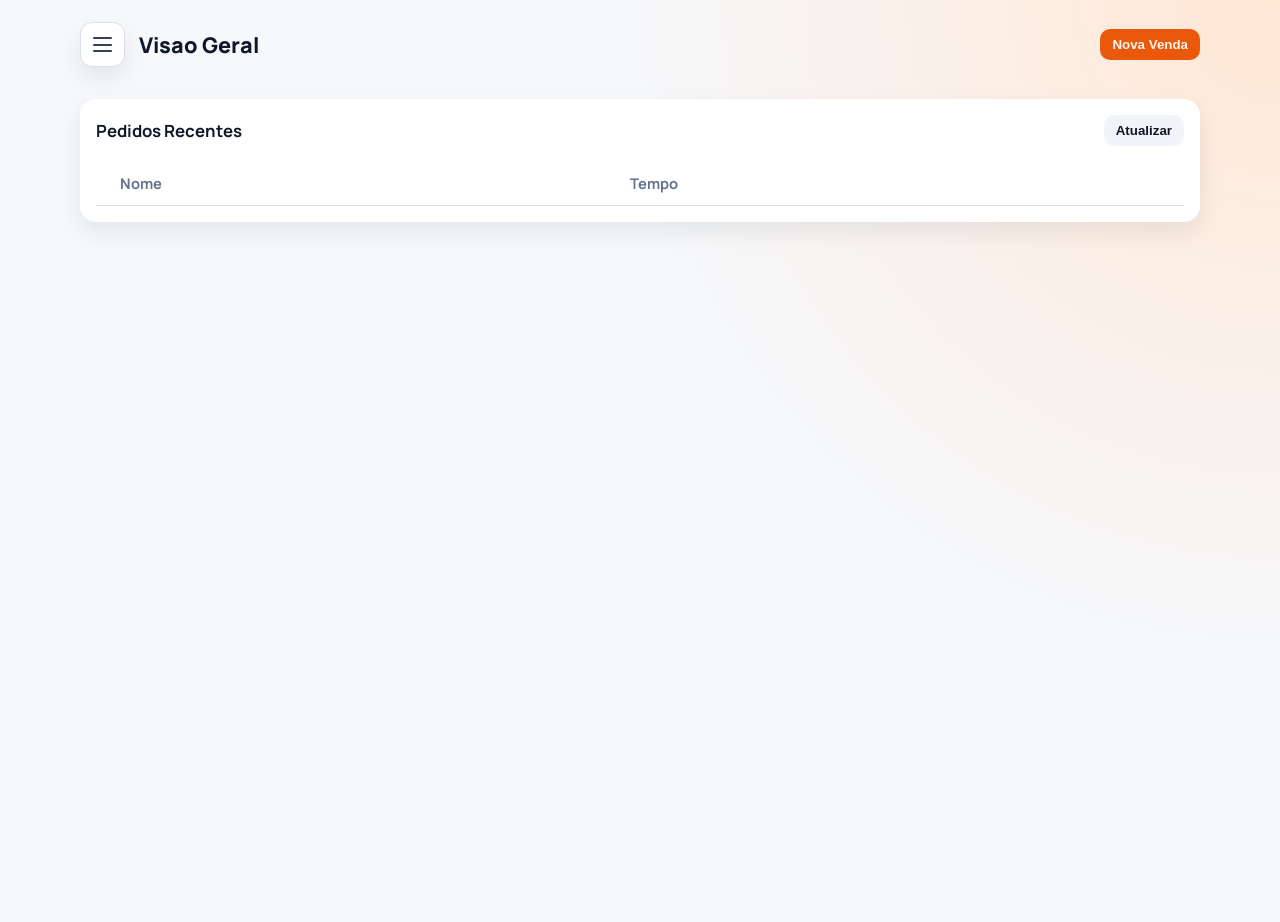
<file: htdocs/index.html>
﻿<!doctype html>
<html lang="pt-BR">
<head>
  <meta charset="UTF-8" />
  <meta name="viewport" content="width=device-width, initial-scale=1.0" />
  <title>Dashboard Administrativo</title>
  <script>
    (function () {
      var theme = "light";
      try {
        var storedTheme = window.localStorage.getItem("dashboard_theme");
        if (storedTheme === "dark" || storedTheme === "light") {
          theme = storedTheme;
        } else if (window.matchMedia && window.matchMedia("(prefers-color-scheme: dark)").matches) {
          theme = "dark";
        }
      } catch (error) {
        theme = "light";
      }
      document.documentElement.setAttribute("data-theme", theme);
    })();
  </script>
  <link rel="preconnect" href="https://fonts.googleapis.com">
  <link rel="preconnect" href="https://fonts.gstatic.com" crossorigin>
  <link href="https://fonts.googleapis.com/css2?family=Manrope:wght@400;500;600;700;800&display=swap" rel="stylesheet">
  <link rel="stylesheet" href="./assets/css/main.css" />
</head>
<body>
  <div class="app" id="app">
    <aside class="sidebar" id="sidebar" aria-label="Menu lateral">
      <div class="sidebar__header">
        <div class="sidebar__title-row">
          <button class="sidebar__home" id="sidebarHomeBtn" type="button">Home</button>
        </div>
        <button
          class="theme-toggle"
          id="themeToggleBtn"
          type="button"
          role="switch"
          aria-pressed="false"
          aria-checked="false"
        >
          <span class="theme-toggle__track" aria-hidden="true">
            <span class="theme-toggle__glyph"></span>
            <span class="theme-toggle__thumb"></span>
          </span>
        </button>
      </div>
      <nav class="sidebar__nav">
        <button class="nav-link" data-route="sales" type="button">Vendas</button>
        <button class="nav-link" data-route="products" type="button">Produtos</button>
        <button class="nav-link" data-route="clients" type="button">Clientes</button>
        <button class="nav-link" data-route="finance" type="button">Financeiro</button>
        <button class="nav-link" data-route="sales-history" type="button">Historico de Vendas</button>
      </nav>
    </aside>

    <div class="overlay" id="overlay"></div>

    <main class="main-content">
      <header class="topbar">
        <div class="topbar__left">
          <button class="menu-btn" id="menuBtn" aria-label="Abrir menu">
            <span></span>
            <span></span>
            <span></span>
          </button>
          <h1 class="topbar__title">Visao Geral</h1>
        </div>
        <div class="topbar__actions">
          <button class="btn-primary btn-topbar" id="newSaleBtn" type="button">Nova Venda</button>
        </div>
        <div class="topbar__logout">
          <button class="btn-refresh btn-topbar btn-logout" id="logoutBtn" type="button" style="display: none;">Sair</button>
        </div>
      </header>

      <section class="view view--active" data-view="dashboard">
        <section class="kpi-grid" id="kpiGrid" aria-label="Indicadores principais"></section>

        <section class="orders-section" aria-label="Pedidos recentes">
          <div class="section-head">
            <h2>Pedidos Recentes</h2>
            <button class="btn-refresh" id="refreshOrders" type="button">Atualizar</button>
          </div>
          <div class="orders-table-wrap">
            <table class="orders-table">
              <thead>
                <tr>
                  <th class="orders-table__status-col" aria-label="Status"></th>
                  <th>Nome</th>
                  <th>Tempo</th>
                </tr>
              </thead>
              <tbody id="ordersTableBody"></tbody>
            </table>
          </div>
        </section>
      </section>

      <section class="view" data-view="products" aria-label="Tela de produtos">
        <section class="products-section">
          <div class="section-head section-head--products">
            <h2>Produtos</h2>
            <button class="btn-primary" id="registerProductBtn" type="button">Cadastro Produto</button>
          </div>

          <form class="filters-form" id="productFiltersForm" autocomplete="off">
            <label class="filter-group">
              <span>Buscar produto</span>
              <input id="searchInput" name="search" type="search" placeholder="Digite o nome do produto" />
            </label>

            <label class="filter-group">
              <span>Estoque</span>
              <select id="stockFilter" name="stock">
                <option value="all">Todos</option>
                <option value="in">Com estoque</option>
                <option value="out">Sem estoque</option>
              </select>
            </label>

            <label class="filter-group">
              <span>Status</span>
              <select id="statusFilter" name="status">
                <option value="all">Todos</option>
                <option value="active">Ativo</option>
                <option value="inactive">Inativo</option>
              </select>
            </label>
          </form>

          <div class="products-list" id="productsList"></div>
          <p class="empty-state" id="productsEmptyState" hidden>Nenhum produto encontrado.</p>
        </section>
      </section>

      <section class="view" data-view="clients" aria-label="Tela de clientes">
        <section class="clients-section">
          <div class="section-head">
            <h2>Clientes</h2>
            <button class="btn-primary" id="registerClientBtn" type="button">Cadastrar Cliente</button>
          </div>

          <form class="filters-form" id="clientFiltersForm" autocomplete="off">
            <label class="filter-group">
              <span>Nome</span>
              <select id="clientNameFilter" name="clientId">
                <option value="">Todos os clientes</option>
              </select>
            </label>

            <label class="filter-group">
              <span>Telefone</span>
              <input id="clientPhoneFilter" name="phone" type="search" placeholder="Filtrar por telefone" />
            </label>

            <label class="filter-group">
              <span>Status</span>
              <select id="clientStatusFilter" name="status">
                <option value="all">Todos</option>
                <option value="active">Ativo</option>
                <option value="inactive">Inativo</option>
              </select>
            </label>
          </form>

          <div class="clients-list" id="clientsList"></div>
          <p class="empty-state" id="clientsEmptyState" hidden>Nenhum cliente encontrado.</p>
        </section>
      </section>

      <section class="view" data-view="sales" aria-label="Tela de vendas">
        <section class="sales-section">
          <div class="section-head">
            <h2>Vendas</h2>
          </div>

          <form class="filters-form filters-form--sales-range" id="salesManageFiltersForm" autocomplete="off">
            <label class="filter-group">
              <span>Nome do cliente</span>
              <select id="salesManageClientFilter" name="clientId">
                <option value="">Todos os clientes</option>
              </select>
            </label>

            <div class="filter-group filter-group--date-range">
              <span>Periodo da venda</span>
              <div class="date-range-picker">
                <label class="date-range-picker__field" for="salesManageStartDateFilter">
                  <span>Inicio</span>
                  <input id="salesManageStartDateFilter" name="startDate" type="date" />
                </label>
                <label class="date-range-picker__field" for="salesManageEndDateFilter">
                  <span>Fim</span>
                  <input id="salesManageEndDateFilter" name="endDate" type="date" />
                </label>
              </div>
              <small class="field-hint" id="salesManageDateRangeSummary" aria-live="polite">Todos os periodos</small>
            </div>

            <label class="filter-group">
              <span>Produto</span>
              <input id="salesManageProductFilter" name="product" type="search" placeholder="Filtrar por produto" />
            </label>
          </form>

          <div class="sales-list" id="salesManageList"></div>
          <p class="empty-state" id="salesManageEmptyState" hidden>Nenhuma venda encontrada.</p>
        </section>
      </section>

      <section class="view" data-view="finance" aria-label="Tela financeiro">
        <section class="finance-section">
          <div class="section-head">
            <h2>Financeiro</h2>
          </div>

          <section class="finance-kpi-grid" aria-label="Indicadores financeiros">
            <article class="kpi-card kpi-card--highlight">
              <p class="kpi-card__label">A receber</p>
              <p class="kpi-card__value" id="financeTotalReceivable">R$ 0,00</p>
            </article>
            <article class="kpi-card">
              <p class="kpi-card__label">Devedores</p>
              <p class="kpi-card__value" id="financeDebtorCount">0</p>
            </article>
            <article class="kpi-card">
              <p class="kpi-card__label">Vendas em aberto</p>
              <p class="kpi-card__value" id="financePendingSalesCount">0</p>
            </article>
            <article class="kpi-card finance-kpi-card--warning">
              <p class="kpi-card__label">Valor atrasado</p>
              <p class="kpi-card__value" id="financeOverdueAmount">R$ 0,00</p>
            </article>
          </section>

          <form class="filters-form" id="financeFiltersForm" autocomplete="off">
            <label class="filter-group">
              <span>Nome do cliente</span>
              <select id="financeClientFilter" name="clientId">
                <option value="">Todos os clientes</option>
              </select>
            </label>

            <label class="filter-group">
              <span>Status</span>
              <select id="financeStatusFilter" name="status">
                <option value="all">Todos</option>
                <option value="overdue">Com vencimento</option>
                <option value="current">Em dia</option>
              </select>
            </label>

            <label class="filter-group">
              <span>Data prevista</span>
              <input id="financeDateFilter" name="paymentDate" type="date" />
            </label>
          </form>

          <div class="finance-list" id="financeList"></div>
          <p class="empty-state" id="financeEmptyState" hidden>Nenhuma pendencia financeira encontrada.</p>
        </section>
      </section>

      <section class="view" data-view="sales-history" aria-label="Tela de historico de vendas">
        <section class="sales-section">
          <div class="section-head">
            <h2>Historico de Vendas</h2>
          </div>

          <form class="filters-form" id="salesHistoryFiltersForm" autocomplete="off">
            <label class="filter-group">
              <span>Nome do cliente</span>
              <select id="salesHistoryClientFilter" name="clientId">
                <option value="">Todos os clientes</option>
              </select>
            </label>

            <label class="filter-group">
              <span>Status do pagamento</span>
              <select id="salesHistoryPaymentStatusFilter" name="status_pagamento">
                <option value="all">Todos</option>
                <option value="Pago">Pago</option>
                <option value="Pendente">Pendente</option>
              </select>
            </label>

            <label class="filter-group">
              <span>Status da venda</span>
              <select id="salesHistorySaleStatusFilter" name="status_venda">
                <option value="Finalizada">Finalizada</option>
              </select>
            </label>

            <label class="filter-group">
              <span>Data inicial</span>
              <input id="salesHistoryStartDate" name="data_inicio" type="date" />
            </label>

            <label class="filter-group">
              <span>Data final</span>
              <input id="salesHistoryEndDate" name="data_fim" type="date" />
            </label>
          </form>

          <div class="orders-table-wrap history-table-wrap">
            <table class="orders-table history-table">
              <thead>
                <tr>
                  <th>Venda</th>
                  <th>Data</th>
                  <th>Cliente</th>
                  <th>Valor Total</th>
                  <th>Forma Pagamento</th>
                  <th>Status Venda</th>
                  <th>Situacao Financeira</th>
                </tr>
              </thead>
              <tbody id="salesHistoryTableBody"></tbody>
            </table>
          </div>
          <p class="empty-state" id="salesHistoryEmptyState" hidden>Nenhuma venda encontrada.</p>
        </section>
      </section>
    </main>
  </div>

  <div class="modal-overlay" id="productModalOverlay" aria-hidden="true">
    <section class="modal" role="dialog" aria-modal="true" aria-labelledby="productModalTitle">
      <header class="modal__header">
        <h2 id="productModalTitle">Produto</h2>
      </header>

      <form class="modal__form" id="productModalForm">
        <label class="filter-group">
          <span>ID do produto</span>
          <input id="modalProductId" name="id" type="text" readonly />
        </label>

        <label class="filter-group">
          <span>Nome do produto</span>
          <input id="modalProductName" name="name" type="text" placeholder="Ex: Cafe Tradicional" required />
        </label>

        <label class="filter-group">
          <span>Estoque do produto</span>
          <input
            id="modalProductStock"
            name="stock"
            type="number"
            inputmode="numeric"
            min="0"
            step="1"
            placeholder="Ex: 25"
            required
          />
        </label>

        <label class="filter-group">
          <span>Preco do produto</span>
          <input
            id="modalProductPrice"
            name="price"
            type="text"
            inputmode="decimal"
            placeholder="Ex: 12,50"
            required
          />
        </label>

        <label class="filter-group">
          <span>Status do estoque</span>
          <select id="modalProductStatus" name="status" required>
            <option value="active">Ativo</option>
            <option value="inactive">Inativo</option>
          </select>
        </label>

        <footer class="modal__actions">
          <button class="btn-danger" id="cancelModalBtn" type="button">Cancelar</button>
          <button class="btn-success" id="saveModalBtn" type="submit">Salvar alteracoes</button>
        </footer>
      </form>
    </section>
  </div>

  <div class="modal-overlay" id="clientModalOverlay" aria-hidden="true">
    <section class="modal" role="dialog" aria-modal="true" aria-label="Formulario de cliente">
      <header class="modal__header modal__header--actions modal__header--compact">
        <button class="btn-danger btn-compact" id="deleteClientModalBtn" type="button" hidden>Excluir</button>
      </header>

      <form class="modal__form" id="clientModalForm">
        <input id="modalClientId" name="id" type="hidden" />

        <label class="filter-group">
          <span>Nome</span>
          <input id="modalClientName" name="name" type="text" placeholder="Ex: Maria Oliveira" required />
        </label>

        <label class="filter-group">
          <span>Telefone</span>
          <input id="modalClientPhone" name="phone" type="tel" placeholder="Ex: 11999990000" required />
        </label>

        <label class="filter-group">
          <span>Email</span>
          <input id="modalClientEmail" name="email" type="email" placeholder="Ex: maria@email.com" required />
        </label>

        <div class="filter-group">
          <span>Local</span>
          <button
            class="location-picker-toggle"
            id="clientLocationPickerToggle"
            type="button"
            aria-expanded="false"
            aria-controls="clientLocationPickerPanel"
          >
            <span id="clientLocationSummary">Selecione o local</span>
          </button>
        </div>

        <section class="location-picker-panel" id="clientLocationPickerPanel" hidden>
          <div class="filters-form filters-form--two location-picker-panel__grid">
            <label class="filter-group">
              <span>Predio</span>
              <select id="modalClientBuilding" name="building" required>
                <option value="1">Predio 1</option>
                <option value="2">Predio 2</option>
              </select>
            </label>

            <label class="filter-group">
              <span>Andar</span>
              <select id="modalClientFloor" name="floor" required></select>
            </label>
          </div>
        </section>

        <footer class="modal__actions">
          <button class="btn-danger" id="cancelClientModalBtn" type="button">Cancelar</button>
          <button class="btn-success" id="saveClientModalBtn" type="submit">Salvar alteracoes</button>
        </footer>
      </form>
    </section>
  </div>

  <div class="modal-overlay" id="saleModalOverlay" aria-hidden="true">
    <section class="modal modal--sale" role="dialog" aria-modal="true" aria-label="Nova Venda">
      <form class="modal__form" id="saleModalForm">
        <label class="filter-group">
          <span>Cliente</span>
          <select id="saleClientSelect" name="clientId" required></select>
        </label>

        <div class="sale-item-builder">
          <label class="filter-group sale-item-builder__product">
            <span>Produto</span>
            <select id="saleProductSelect" name="productId"></select>
          </label>

          <label class="filter-group sale-item-builder__quantity">
            <span>Quantidade</span>
            <input
              id="saleQuantityInput"
              name="quantity"
              type="number"
              inputmode="numeric"
              min="1"
              step="1"
              placeholder="Ex: 2"
            />
          </label>

          <button class="btn-success sale-item-builder__button" id="addSaleItemBtn" type="button">
            Adicionar item
          </button>
        </div>

        <small class="field-hint" id="saleProductPriceHint">Preco base do produto: --</small>

        <section class="sale-items-panel" aria-labelledby="saleItemsTitle">
          <div class="sale-items-panel__header">
            <h3 class="sale-items-panel__title" id="saleItemsTitle">Itens da venda</h3>
          </div>
          <div class="sale-items-list" id="saleItemsList"></div>
          <p class="empty-state" id="saleItemsEmptyState">Nenhum item adicionado ainda.</p>
        </section>

        <label class="filter-group">
          <span>Valor total da venda</span>
          <input
            id="saleTotalAmount"
            name="saleTotalAmount"
            type="text"
            readonly
          />
        </label>

        <label class="filter-group">
          <span>Forma de pagamento</span>
          <select id="salePaymentMethod" name="paymentMethod" required>
            <option value="pix">Pix</option>
            <option value="caju">Caju</option>
            <option value="cash">Dinheiro</option>
            <option value="fiado">Fiado</option>
          </select>
        </label>

        <div class="filters-form filters-form--two">
          <label class="filter-group">
            <span>Quando pagar</span>
            <select id="salePaymentTiming" name="paymentTiming">
              <option value="">Selecionar</option>
              <option value="immediate">Pagamento imediato</option>
              <option value="same_day">No mesmo dia</option>
            </select>
          </label>

          <label class="filter-group">
            <span>Calendario (data futura)</span>
            <input id="salePaymentDate" name="paymentDate" type="date" />
          </label>
        </div>

        <label class="filter-group">
          <span>Tipo de entrega</span>
          <select id="saleDeliveryType" name="deliveryType" required>
            <option value="retirada">Retirada</option>
            <option value="entrega">Entrega</option>
          </select>
        </label>

        <footer class="modal__actions">
          <button class="btn-danger" id="cancelSaleModalBtn" type="button">Cancelar</button>
          <button class="btn-success" id="saveSaleModalBtn" type="submit" data-sale-submit-mode="save">Salvar</button>
          <button class="btn-primary btn-sale-finalize" id="finalizeSaleModalBtn" type="submit" data-sale-submit-mode="finalize">
            Finalizar Venda
          </button>
        </footer>
      </form>
    </section>
  </div>

  <div class="modal-overlay" id="saleDetailsModalOverlay" aria-hidden="true">
    <section class="modal modal--receipt" role="dialog" aria-modal="true" aria-labelledby="saleDetailsTitle">
      <header class="modal__header receipt-header">
        <h2 id="saleDetailsTitle">Detalhe da Venda</h2>
        <p class="receipt-client" id="receiptClientName"></p>
        <p class="receipt-meta"><strong>Codigo:</strong> <span id="receiptSaleCode"></span></p>
        <p class="receipt-meta"><strong>Telefone:</strong> <span id="receiptClientPhone"></span></p>
        <p class="receipt-meta"><strong>Endereco:</strong> <span id="receiptClientAddress"></span></p>
        <p class="receipt-meta"><strong>Data:</strong> <span id="receiptSaleDate"></span></p>
      </header>

      <section class="receipt-body">
        <section class="receipt-section">
          <h3 class="receipt-section__title">Produtos</h3>
          <div class="receipt-items-list" id="receiptItems"></div>
          <p class="receipt-meta"><strong>Valor total:</strong> <span id="receiptTotalAmount"></span></p>
        </section>

        <section class="receipt-section">
          <h3 class="receipt-section__title">Pagamento</h3>
          <p class="receipt-meta"><strong>Forma de pagamento:</strong> <span id="receiptPaymentMethod"></span></p>
          <p class="receipt-meta"><strong>Status do pagamento:</strong> <span id="receiptPaymentStatus"></span></p>
          <p class="receipt-meta"><strong>Status da venda:</strong> <span id="receiptSaleStatus"></span></p>
          <p class="receipt-meta"><strong>Data do pagamento:</strong> <span id="receiptPaymentDate"></span></p>
          <p class="receipt-meta"><strong>Saldo pendente:</strong> <span id="receiptPendingAmount"></span></p>
        </section>

        <div id="receiptDeliveryInfo"></div>
      </section>

      <footer class="modal__actions">
        <button class="btn-danger" id="deleteSaleDetailsBtn" type="button">Excluir Venda</button>
        <button class="btn-success" id="printSaleReceiptBtn" type="button">Imprimir cupom</button>
        <button class="btn-refresh" id="closeSaleDetailsBtn" type="button">Fechar</button>
      </footer>
    </section>
  </div>

  <div class="modal-overlay" id="saleEditModalOverlay" aria-hidden="true">
    <section class="modal" role="dialog" aria-modal="true" aria-label="Editar venda">
      <header class="modal__header modal__header--actions">
        <p class="sale-edit-code-top" id="saleEditCodeTop"></p>
        <div class="sale-edit-actions">
          <button
            class="btn-danger btn-compact"
            id="deleteSaleEditTopBtn"
            type="button"
          >
            Excluir Venda
          </button>
          <button
            class="btn-success btn-compact"
            id="saveSaleEditTopBtn"
            type="submit"
            form="saleEditForm"
            data-sale-submit-mode="save"
          >
            Salvar
          </button>
          <button
            class="btn-primary btn-compact btn-sale-finalize"
            id="finalizeSaleEditTopBtn"
            type="submit"
            form="saleEditForm"
            data-sale-submit-mode="finalize"
          >
            Finalizar Venda
          </button>
        </div>
      </header>

      <form class="modal__form" id="saleEditForm">
        <label class="filter-group">
          <span>Nome do cliente</span>
          <input id="saleEditClientName" type="text" readonly />
        </label>

        <div class="filter-group">
          <span>Produto - Quantidade</span>
          <div class="sale-edit-items-box" id="saleEditItemsBox" aria-readonly="true"></div>
        </div>

        <label class="filter-group">
          <span>Tipo</span>
          <input id="saleEditType" type="text" readonly />
        </label>

        <label class="filter-group">
          <span>Data da venda</span>
          <input id="saleEditDate" type="text" readonly />
        </label>

        <label class="filter-group">
          <span>Valor total</span>
          <input id="saleEditTotalAmount" type="text" readonly />
        </label>

        <label class="filter-group">
          <span>Predio e andar</span>
          <input id="saleEditLocation" type="text" readonly />
        </label>

        <label class="filter-group">
          <span>Forma de pagamento</span>
          <select id="saleEditPaymentMethod" name="paymentMethod" required>
            <option value="Pix">Pix</option>
            <option value="Caju">Caju</option>
            <option value="Dinheiro">Dinheiro</option>
            <option value="Fiado">Fiado</option>
          </select>
        </label>

        <label class="filter-group">
          <span>Status do pagamento</span>
          <select id="saleEditPaymentStatus" name="paymentStatus" required>
            <option value="Pago">Pago</option>
            <option value="Pendente">Pendente</option>
          </select>
        </label>

      </form>
    </section>
  </div>

  <div class="modal-overlay" id="financeClientModalOverlay" aria-hidden="true">
    <section class="modal" role="dialog" aria-modal="true" aria-labelledby="financeClientModalTitle">
      <header class="modal__header">
        <h2 id="financeClientModalTitle">Resumo Financeiro</h2>
      </header>

      <div class="modal__form">
        <p class="finance-modal__client" id="financeModalClientName"></p>

        <div class="finance-modal__summary">
          <p><strong>Saldo em aberto:</strong> <span class="finance-modal__amount" id="financeModalPendingAmount">R$ 0,00</span></p>
          <p><strong>Lancamentos em aberto:</strong> <span id="financeModalPendingSalesCount">0</span></p>
          <p><strong>Proximo vencimento:</strong> <span id="financeModalDueDates">-</span></p>
        </div>

        <div class="finance-modal__block">
          <h3 class="finance-modal__title">Lancamentos de fiado</h3>
          <div class="finance-modal__sales-list" id="financeModalSalesList"></div>
          <p class="empty-state" id="financeSalesEmptyState" hidden>Nenhum lancamento em aberto.</p>
        </div>

        <footer class="modal__actions">
          <button class="btn-danger" id="closeFinanceModalBtn" type="button">Fechar</button>
          <button class="btn-warning" id="openFinancePaymentBtn" type="button">Pagar</button>
        </footer>
      </div>
    </section>
  </div>

  <div class="modal-overlay" id="paymentModalOverlay" aria-hidden="true">
    <section class="modal" role="dialog" aria-modal="true" aria-labelledby="paymentModalTitle">
      <header class="modal__header modal__header--actions">
        <h2 id="paymentModalTitle">Registrar Pagamento</h2>
        <p class="payment-modal__debt" id="paymentDebtIndicator" hidden>-R$ 0,00</p>
      </header>

      <div class="modal__form">
        <div class="filters-form filters-form--two">
          <label class="filter-group">
            <span>Cliente</span>
            <select id="paymentClientSelect">
              <option value="">Selecione um cliente</option>
            </select>
          </label>

          <label class="filter-group">
            <span>Valor do pagamento</span>
            <input id="paymentAmount" type="text" inputmode="decimal" placeholder="Ex: 89,90" />
          </label>

          <label class="filter-group">
            <span>Forma de pagamento</span>
            <select id="paymentMethod">
              <option value="Pix">Pix</option>
              <option value="Caju">Caju</option>
              <option value="Dinheiro">Dinheiro</option>
            </select>
          </label>
        </div>

        <label class="filter-group">
          <span>Observacao</span>
          <textarea id="paymentNote" rows="3" placeholder="Opcional"></textarea>
        </label>
      </div>

      <footer class="modal__actions">
        <button class="btn-danger" id="closePaymentModalBtn" type="button">Cancelar</button>
        <button class="btn-primary" id="submitPaymentBtn" type="button">Registrar Pagamento</button>
      </footer>
    </section>
  </div>

  <script type="module" src="./assets/js/main.js"></script>
</body>
</html>
</file>
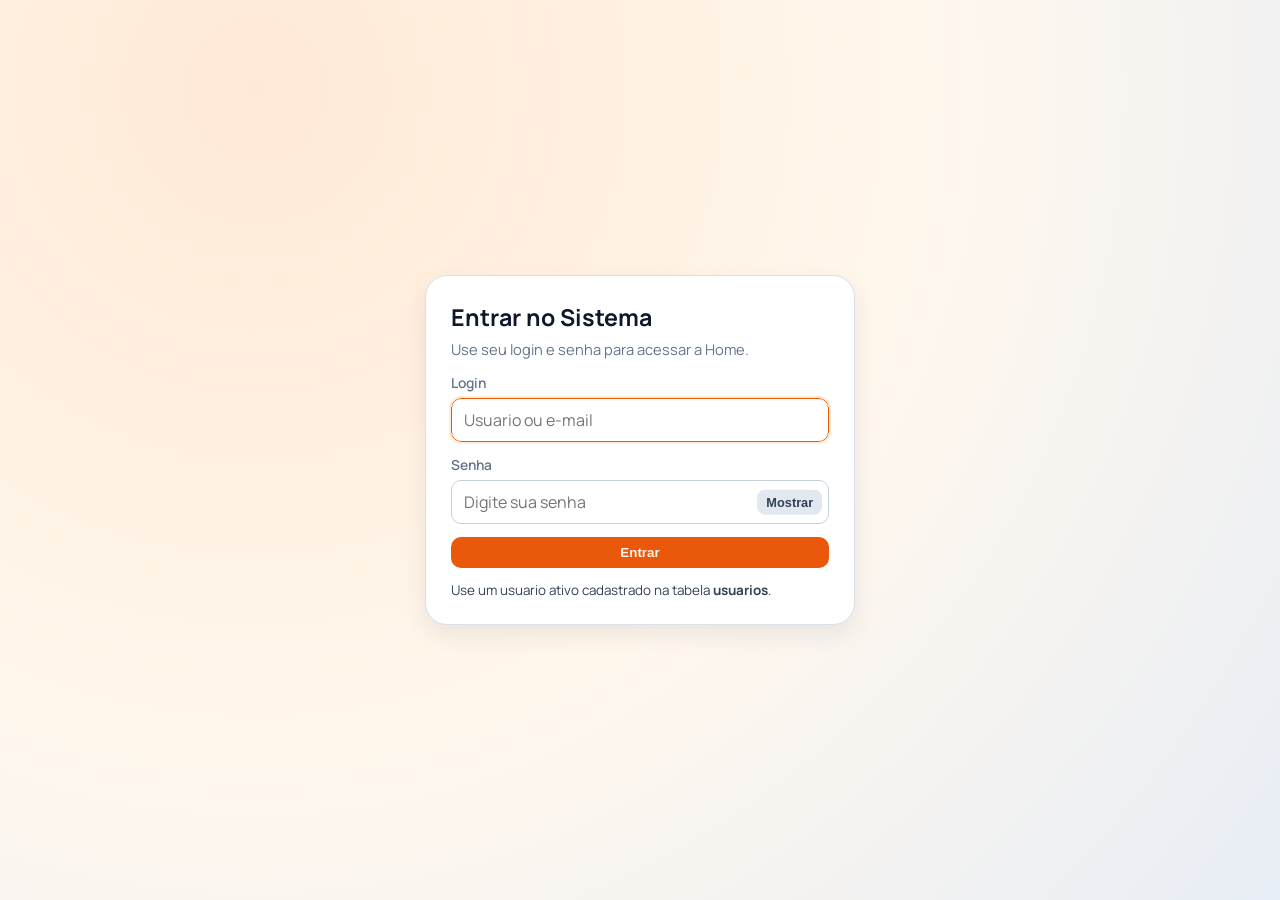
<file: htdocs/login.html>
<!doctype html>
<html lang="pt-BR">
<head>
  <meta charset="UTF-8" />
  <meta name="viewport" content="width=device-width, initial-scale=1.0" />
  <title>Login | Dashboard Administrativo</title>
  <script>
    (function () {
      var theme = "light";
      try {
        var storedTheme = window.localStorage.getItem("dashboard_theme");
        if (storedTheme === "dark" || storedTheme === "light") {
          theme = storedTheme;
        } else if (window.matchMedia && window.matchMedia("(prefers-color-scheme: dark)").matches) {
          theme = "dark";
        }
      } catch (error) {
        theme = "light";
      }
      document.documentElement.setAttribute("data-theme", theme);
    })();
  </script>
  <link rel="preconnect" href="https://fonts.googleapis.com">
  <link rel="preconnect" href="https://fonts.gstatic.com" crossorigin>
  <link href="https://fonts.googleapis.com/css2?family=Manrope:wght@400;500;600;700;800&display=swap" rel="stylesheet">
  <link rel="stylesheet" href="./assets/css/main.css" />
</head>
<body class="auth-mode">
  <section class="auth-screen" id="authScreen" aria-label="Tela de login">
    <article class="auth-card">
      <header class="auth-card__header">
        <h1>Entrar no Sistema</h1>
        <p>Use seu login e senha para acessar a Home.</p>
      </header>

      <form class="auth-form" id="loginForm" autocomplete="on" novalidate>
        <label class="filter-group">
          <span>Login</span>
          <input
            id="loginInput"
            name="login"
            type="text"
            placeholder="Usuario ou e-mail"
            autocomplete="username"
            required
          />
        </label>

        <label class="filter-group">
          <span>Senha</span>
          <div class="auth-password">
            <input
              id="loginPasswordInput"
              name="password"
              type="password"
              placeholder="Digite sua senha"
              autocomplete="current-password"
              required
            />
            <button class="auth-password__toggle" id="toggleLoginPasswordBtn" type="button" aria-label="Mostrar senha">
              Mostrar
            </button>
          </div>
        </label>

        <p class="auth-error" id="loginError" role="alert" aria-live="polite" hidden></p>
        <button class="btn-primary auth-submit" id="loginSubmitBtn" type="submit">Entrar</button>
      </form>

      <p class="auth-hint">Use um usuario ativo cadastrado na tabela <strong>usuarios</strong>.</p>
    </article>
  </section>

  <script type="module" src="./assets/js/login.js"></script>
</body>
</html>
</file>
<file: htdocs/assets/css/main.css>
@import url("../../src/styles/main.css");
</file>
